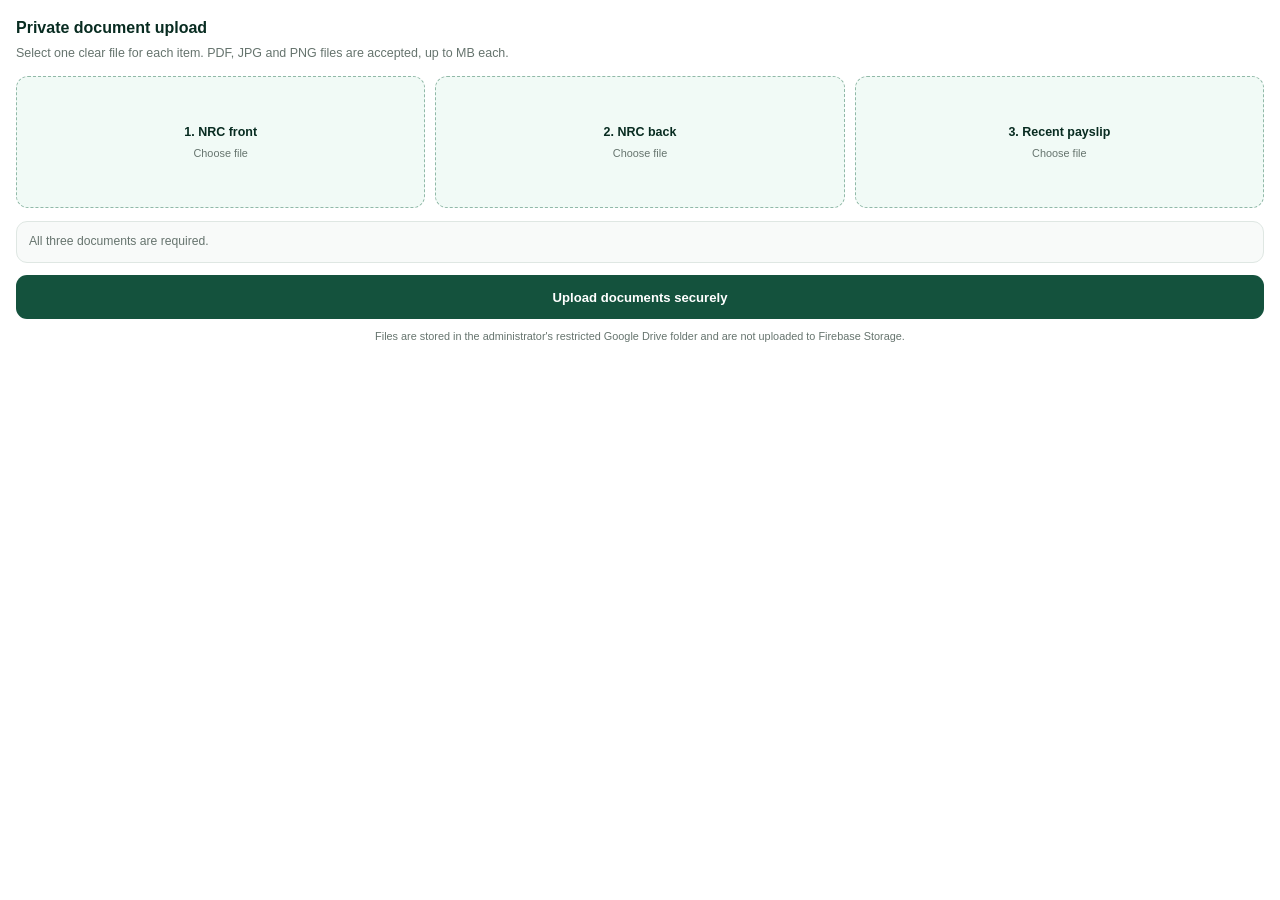
<file: google-apps-script/Index.html>
<!DOCTYPE html>
<html lang="en">
<head>
  <base target="_top">
  <style>
    :root {
      --green-950: #082c21;
      --green-800: #14523d;
      --green-100: #dff2e9;
      --green-50: #f1faf6;
      --ink: #17231f;
      --muted: #66746e;
      --line: #dfe7e3;
      --danger: #b42318;
      --danger-soft: #fff0ef;
      --success: #18794e;
      --success-soft: #e8f7ef;
    }

    * { box-sizing: border-box; }

    body {
      margin: 0;
      padding: 16px;
      color: var(--ink);
      background: #fff;
      font-family: Inter, Arial, sans-serif;
      line-height: 1.45;
    }

    .intro h2 {
      margin: 0;
      color: var(--green-950);
      font-size: 1rem;
    }

    .intro p {
      margin: 5px 0 0;
      color: var(--muted);
      font-size: 0.78rem;
    }

    .upload-grid {
      display: grid;
      grid-template-columns: repeat(3, minmax(0, 1fr));
      gap: 10px;
      margin-top: 14px;
    }

    .file-box {
      display: flex;
      min-height: 132px;
      flex-direction: column;
      justify-content: center;
      padding: 13px;
      border: 1.5px dashed #91b9a8;
      border-radius: 12px;
      background: var(--green-50);
      cursor: pointer;
      text-align: center;
    }

    .file-box:focus-within {
      border-color: var(--green-800);
      outline: 3px solid rgba(20, 82, 61, 0.12);
    }

    .file-title {
      color: var(--green-950);
      font-size: 0.78rem;
      font-weight: 800;
    }

    .file-name {
      overflow-wrap: anywhere;
      margin-top: 5px;
      color: var(--muted);
      font-size: 0.68rem;
    }

    input[type="file"] {
      position: absolute;
      width: 1px;
      height: 1px;
      overflow: hidden;
      clip: rect(0, 0, 0, 0);
      white-space: nowrap;
    }

    .message {
      min-height: 42px;
      margin-top: 13px;
      padding: 11px 12px;
      border: 1px solid var(--line);
      border-radius: 11px;
      color: var(--muted);
      background: #f8faf9;
      font-size: 0.76rem;
    }

    .message.error {
      color: var(--danger);
      border-color: #f5c6c2;
      background: var(--danger-soft);
    }

    .message.success {
      color: var(--success);
      border-color: #bce6cf;
      background: var(--success-soft);
    }

    button {
      width: 100%;
      min-height: 44px;
      margin-top: 12px;
      padding: 11px 15px;
      border: 0;
      border-radius: 11px;
      color: #fff;
      background: var(--green-800);
      font: inherit;
      font-size: 0.82rem;
      font-weight: 800;
      cursor: pointer;
    }

    button:disabled { cursor: wait; opacity: 0.6; }

    .privacy-note {
      margin-top: 10px;
      color: var(--muted);
      font-size: 0.68rem;
      text-align: center;
    }

    @media (max-width: 580px) {
      .upload-grid { grid-template-columns: 1fr; }
      .file-box { min-height: 92px; }
    }
  </style>
</head>
<body>
  <div class="intro">
    <h2>Private document upload</h2>
    <p>Select one clear file for each item. PDF, JPG and PNG files are accepted, up to <?= maximumFileSizeMb ?> MB each.</p>
  </div>

  <form id="uploadForm">
    <input name="idToken" id="idToken" type="hidden">
    <input name="userId" id="userId" type="hidden">
    <input name="email" id="email" type="hidden">
    <input name="fullName" id="fullName" type="hidden">
    <input name="employeeNumber" id="employeeNumber" type="hidden">
    <input name="nrcNumber" id="nrcNumber" type="hidden">
    <input name="applicationNumber" id="applicationNumber" type="hidden">
    <input name="loanId" id="loanId" type="hidden">
    <input name="parentOrigin" id="parentOrigin" type="hidden">

    <div class="upload-grid">
      <label class="file-box" for="nrcFront">
        <span class="file-title">1. NRC front</span>
        <span id="nrcFrontName" class="file-name">Choose file</span>
        <input name="nrcFront" id="nrcFront" type="file" accept="application/pdf,image/jpeg,image/png" required>
      </label>
      <label class="file-box" for="nrcBack">
        <span class="file-title">2. NRC back</span>
        <span id="nrcBackName" class="file-name">Choose file</span>
        <input name="nrcBack" id="nrcBack" type="file" accept="application/pdf,image/jpeg,image/png" required>
      </label>
      <label class="file-box" for="payslip">
        <span class="file-title">3. Recent payslip</span>
        <span id="payslipName" class="file-name">Choose file</span>
        <input name="payslip" id="payslip" type="file" accept="application/pdf,image/jpeg,image/png" required>
      </label>
    </div>

    <div id="status" class="message" role="status" aria-live="polite">All three documents are required.</div>
    <button id="uploadButton" type="submit">Upload documents securely</button>
    <p class="privacy-note">Files are stored in the administrator's restricted Google Drive folder and are not uploaded to Firebase Storage.</p>
  </form>

  <script>
    'use strict';

    const UPLOAD_CHANNEL = <?!= channelJson ?>;
    const ALLOWED_PARENT_ORIGINS = <?!= allowedOriginsJson ?>;
    const MAXIMUM_FILE_SIZE_BYTES = Number(<?= maximumFileSizeMb ?>) * 1024 * 1024;
    const form = document.getElementById('uploadForm');
    const statusElement = document.getElementById('status');
    const uploadButton = document.getElementById('uploadButton');
    let approvedParentOrigin = '';
    let waitingForContext = false;

    function postToHost(message, targetOrigin) {
      const host = window.top !== window ? window.top : window.parent;
      host.postMessage({ ...message, channel: UPLOAD_CHANNEL }, targetOrigin || '*');
    }

    function setStatus(text, type) {
      statusElement.className = `message${type ? ` ${type}` : ''}`;
      statusElement.textContent = text;
      notifyResize();
    }

    function notifyResize() {
      window.setTimeout(function () {
        postToHost({
          type: 'moneytree-upload-resize',
          height: document.documentElement.scrollHeight + 8
        }, approvedParentOrigin || '*');
      }, 0);
    }

    function validateFiles() {
      const inputs = ['nrcFront', 'nrcBack', 'payslip'].map(function (id) {
        return document.getElementById(id);
      });
      for (const input of inputs) {
        const file = input.files && input.files[0];
        if (!file) throw new Error('Select all three required documents.');
        if (file.size > MAXIMUM_FILE_SIZE_BYTES) {
          throw new Error(`${file.name} is larger than <?= maximumFileSizeMb ?> MB.`);
        }
        const allowed = ['application/pdf', 'image/jpeg', 'image/png'];
        if (allowed.indexOf(file.type) === -1) {
          throw new Error(`${file.name} must be a PDF, JPG or PNG file.`);
        }
      }
    }

    function submitToServer() {
      waitingForContext = false;
      setStatus('Uploading and verifying your documents…', '');
      uploadButton.disabled = true;
      uploadButton.textContent = 'Uploading…';
      google.script.run
        .withSuccessHandler(function (result) {
          uploadButton.disabled = false;
          uploadButton.textContent = 'Upload documents again';
          setStatus(`Upload complete. Receipt ${result.receiptId}.`, 'success');
          postToHost({ type: 'moneytree-upload-complete', payload: result }, approvedParentOrigin);
        })
        .withFailureHandler(function (error) {
          uploadButton.disabled = false;
          uploadButton.textContent = 'Try upload again';
          const errorMessage = error && error.message ? error.message : 'The upload failed.';
          setStatus(errorMessage, 'error');
          postToHost({ type: 'moneytree-upload-error', message: errorMessage }, approvedParentOrigin || '*');
        })
        .processLoanDocuments(form);
    }

    form.addEventListener('submit', function (event) {
      event.preventDefault();
      if (waitingForContext || uploadButton.disabled) return;
      try {
        validateFiles();
      } catch (error) {
        setStatus(error.message, 'error');
        return;
      }
      waitingForContext = true;
      setStatus('Verifying your Money Tree login…', '');
      postToHost({ type: 'moneytree-request-upload-context' }, '*');
    });

    ['nrcFront', 'nrcBack', 'payslip'].forEach(function (id) {
      document.getElementById(id).addEventListener('change', function (event) {
        const file = event.target.files && event.target.files[0];
        document.getElementById(`${id}Name`).textContent = file ? file.name : 'Choose file';
        notifyResize();
      });
    });

    window.addEventListener('message', function (event) {
      const data = event.data || {};
      if (data.channel !== UPLOAD_CHANNEL || ALLOWED_PARENT_ORIGINS.indexOf(event.origin) === -1) return;

      if (data.type === 'moneytree-upload-context-error') {
        waitingForContext = false;
        setStatus(data.message || 'The application details are incomplete.', 'error');
        return;
      }

      if (data.type !== 'moneytree-upload-context' || !data.payload) return;
      approvedParentOrigin = event.origin;
      const payload = data.payload;
      [
        'idToken',
        'userId',
        'email',
        'fullName',
        'employeeNumber',
        'nrcNumber',
        'applicationNumber',
        'loanId',
        'parentOrigin'
      ].forEach(function (key) {
        document.getElementById(key).value = payload[key] == null ? '' : String(payload[key]);
      });
      submitToServer();
    });

    window.addEventListener('load', function () {
      postToHost({ type: 'moneytree-upload-ready' }, '*');
      notifyResize();
    });
  </script>
</body>
</html>
</file>
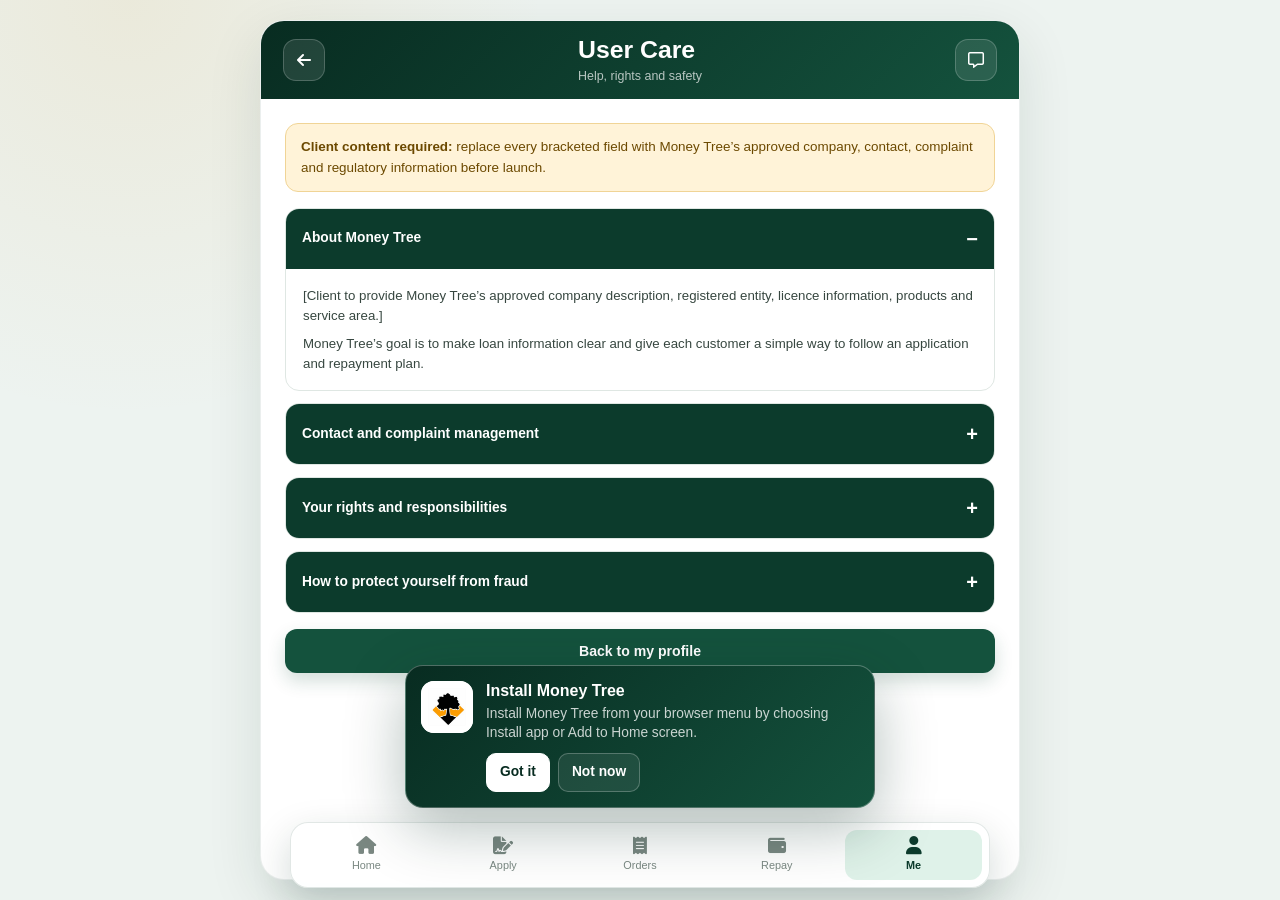
<file: user-care.html>
<!DOCTYPE html>
<html lang="en">
<head>
    <meta charset="UTF-8" />
    <meta name="viewport" content="width=device-width, initial-scale=1.0" />
    <meta name="theme-color" content="#0c3b2c" />
    <meta name="apple-mobile-web-app-capable" content="yes" />
    <meta name="apple-mobile-web-app-status-bar-style" content="default" />
    <meta name="apple-mobile-web-app-title" content="Money Tree" />
    <title>Money Tree — User Care</title>
    <link rel="manifest" href="manifest.webmanifest" />
    <link rel="icon" type="image/png" sizes="192x192" href="assets/icons/icon-192.png" />
    <link rel="apple-touch-icon" href="assets/icons/apple-touch-icon.png" />
    <link rel="stylesheet" href="style.css" />
    <script src="pwa.js" defer></script>
    <link rel="stylesheet" href="https://cdnjs.cloudflare.com/ajax/libs/font-awesome/6.5.0/css/all.min.css" />
</head>
<body class="app-body">
    <main class="app-shell">
        <header class="topbar">
            <a class="icon-button" href="profile.html" aria-label="Back to profile"><i class="fas fa-arrow-left"></i></a>
            <div class="topbar-title">
                <h1>User Care</h1>
                <p>Help, rights and safety</p>
            </div>
            <span class="icon-button" aria-hidden="true"><i class="far fa-message"></i></span>
        </header>

        <section class="page-content">
            <div class="draft-banner">
                <strong>Client content required:</strong> replace every bracketed field with Money Tree’s approved company, contact, complaint and regulatory information before launch.
            </div>

            <details class="accordion" open>
                <summary>About Money Tree</summary>
                <div class="accordion-content">
                    <p>[Client to provide Money Tree’s approved company description, registered entity, licence information, products and service area.]</p>
                    <p>Money Tree’s goal is to make loan information clear and give each customer a simple way to follow an application and repayment plan.</p>
                </div>
            </details>

            <details class="accordion">
                <summary>Contact and complaint management</summary>
                <div class="accordion-content">
                    <h4>Contact by phone</h4>
                    <p>[Client to provide official customer-care number and operating hours.]</p>

                    <h4>Contact by email</h4>
                    <p>[Client to provide official customer-care email address.]</p>

                    <h4>Visit in person</h4>
                    <p>[Client to provide registered office and customer-service address.]</p>

                    <h4>Complaint escalation</h4>
                    <p>[Client to provide complaint stages, response timelines, escalation contact and applicable external redress channel.]</p>
                </div>
            </details>

            <details class="accordion">
                <summary>Your rights and responsibilities</summary>
                <div class="accordion-content">
                    <h4>Customer rights</h4>
                    <ol>
                        <li>Clear and transparent information about loan terms and costs.</li>
                        <li>Fair and respectful treatment.</li>
                        <li>Appropriate privacy and protection of personal information.</li>
                        <li>A clear complaint and redress process.</li>
                        <li>Freedom to consider the offer without pressure or coercion.</li>
                        <li>Protection from borrowing beyond what is reasonably affordable.</li>
                    </ol>

                    <h4>Customer responsibilities</h4>
                    <ol>
                        <li>Provide complete and accurate information.</li>
                        <li>Read and understand the Key Facts Statement and final agreement.</li>
                        <li>Make repayments on the agreed dates.</li>
                        <li>Report account problems or important changes promptly.</li>
                        <li>Use the loan responsibly and only for lawful purposes.</li>
                    </ol>

                    <h4>Money Tree responsibilities</h4>
                    <ol>
                        <li>Disclose the full loan terms, interest, fees and repayment schedule.</li>
                        <li>Treat customers fairly and protect confidential information.</li>
                        <li>Maintain appropriate internal controls and complaint procedures.</li>
                        <li>Operate only within the permissions and legal requirements confirmed by the client’s qualified advisers.</li>
                    </ol>
                </div>
            </details>

            <details class="accordion">
                <summary>How to protect yourself from fraud</summary>
                <div class="accordion-content">
                    <h4>Keep personal data secure</h4>
                    <p>Do not share passwords, one-time codes, identity documents or financial details with unknown people or unofficial channels.</p>

                    <h4>Understand the loan terms</h4>
                    <p>Review the interest, fees, total repayment and payment dates before accepting an offer.</p>

                    <h4>Do not rush decisions</h4>
                    <p>Take time to verify any offer. Money Tree should never pressure you to send money immediately to an unknown number.</p>

                    <h4>Report suspicious offers</h4>
                    <p>Use the client-approved customer-care channel to report messages, calls or payment requests that appear suspicious.</p>
                </div>
            </details>

            <a class="btn btn-primary btn-block section-gap" href="profile.html">Back to my profile</a>
        </section>

        <nav class="bottom-nav" aria-label="Main navigation">
            <a href="dashboard.html"><i class="fas fa-house"></i><span>Home</span></a>
            <a href="apply.html"><i class="fas fa-file-signature"></i><span>Apply</span></a>
            <a href="order.html"><i class="fas fa-receipt"></i><span>Orders</span></a>
            <a href="repay.html"><i class="fas fa-wallet"></i><span>Repay</span></a>
            <a class="active" href="profile.html"><i class="fas fa-user"></i><span>Me</span></a>
        </nav>
    </main>
</body>
</html>
</file>
<file: style.css>
:root {
    --green-950: #082c21;
    --green-900: #0c3b2c;
    --green-800: #14523d;
    --green-700: #1f6b4f;
    --green-100: #dff2e9;
    --green-50: #f1faf6;
    --gold-500: #d9a441;
    --gold-100: #fff3d8;
    --ink: #17231f;
    --muted: #66746e;
    --line: #dfe7e3;
    --surface: #ffffff;
    --canvas: #edf3f0;
    --danger: #b42318;
    --danger-soft: #fff0ef;
    --warning: #a15c00;
    --warning-soft: #fff5e4;
    --info: #175cd3;
    --info-soft: #edf4ff;
    --success: #18794e;
    --success-soft: #e8f7ef;
    --shadow: 0 18px 55px rgba(8, 44, 33, 0.11);
    --radius-lg: 24px;
    --radius-md: 16px;
    --radius-sm: 11px;
}

* {
    box-sizing: border-box;
    margin: 0;
    padding: 0;
}

html {
    color-scheme: light;
    scroll-behavior: smooth;
}

body {
    min-height: 100vh;
    background:
        radial-gradient(circle at 10% 0%, rgba(217, 164, 65, 0.12), transparent 26rem),
        var(--canvas);
    color: var(--ink);
    font-family: Inter, ui-sans-serif, -apple-system, BlinkMacSystemFont, "Segoe UI", sans-serif;
    line-height: 1.5;
}

button,
input,
select,
textarea {
    font: inherit;
}

button,
a {
    -webkit-tap-highlight-color: transparent;
}

a {
    color: var(--green-700);
}

button:focus-visible,
a:focus-visible,
input:focus-visible,
select:focus-visible,
textarea:focus-visible,
summary:focus-visible {
    outline: 3px solid rgba(217, 164, 65, 0.55);
    outline-offset: 2px;
}

.app-body {
    padding: 20px;
}

.app-shell {
    width: min(100%, 760px);
    min-height: calc(100vh - 40px);
    margin: 0 auto;
    overflow: hidden;
    background: var(--surface);
    border: 1px solid rgba(12, 59, 44, 0.08);
    border-radius: var(--radius-lg);
    box-shadow: var(--shadow);
}

.app-shell.wide {
    width: min(100%, 1180px);
}

.page-content {
    padding: 24px 24px 104px;
}

.topbar {
    position: sticky;
    top: 0;
    z-index: 20;
    display: flex;
    align-items: center;
    justify-content: space-between;
    gap: 14px;
    min-height: 74px;
    padding: 14px 22px;
    color: #fff;
    background: linear-gradient(135deg, var(--green-950), var(--green-800));
}

.topbar-title {
    min-width: 0;
}

.topbar-title h1 {
    overflow: hidden;
    font-size: clamp(1.2rem, 4vw, 1.55rem);
    line-height: 1.2;
    text-overflow: ellipsis;
    white-space: nowrap;
}

.topbar-title p {
    margin-top: 2px;
    color: rgba(255, 255, 255, 0.7);
    font-size: 0.78rem;
}

.brand-lockup {
    display: flex;
    align-items: center;
    gap: 10px;
}

.brand-mark {
    display: grid;
    width: 42px;
    height: 42px;
    flex: 0 0 auto;
    overflow: hidden;
    place-items: center;
    border: 1px solid rgba(255, 255, 255, 0.22);
    border-radius: 14px;
    background: #fff;
    padding: 4px;
}

.brand-mark img {
    display: block;
    width: 100%;
    height: 100%;
    object-fit: contain;
}

.icon-button {
    display: inline-grid;
    width: 42px;
    height: 42px;
    flex: 0 0 auto;
    place-items: center;
    border: 1px solid rgba(255, 255, 255, 0.2);
    border-radius: 13px;
    color: #fff;
    background: rgba(255, 255, 255, 0.1);
    text-decoration: none;
    cursor: pointer;
}

.page-intro {
    display: flex;
    align-items: flex-start;
    justify-content: space-between;
    gap: 16px;
    margin-bottom: 20px;
}

.page-intro h2 {
    color: var(--green-950);
    font-size: clamp(1.35rem, 4vw, 1.8rem);
    line-height: 1.25;
}

.page-intro p {
    max-width: 52ch;
    margin-top: 5px;
    color: var(--muted);
    font-size: 0.92rem;
}

.eyebrow {
    display: block;
    margin-bottom: 5px;
    color: var(--green-700);
    font-size: 0.73rem;
    font-weight: 800;
    letter-spacing: 0.09em;
    text-transform: uppercase;
}

.card {
    padding: 20px;
    border: 1px solid var(--line);
    border-radius: var(--radius-md);
    background: var(--surface);
    box-shadow: 0 8px 28px rgba(8, 44, 33, 0.055);
}

.card + .card,
.section-gap {
    margin-top: 16px;
}

.card-header {
    display: flex;
    align-items: flex-start;
    justify-content: space-between;
    gap: 14px;
    margin-bottom: 16px;
}

.card-title {
    color: var(--green-950);
    font-size: 1rem;
}

.card-subtitle {
    margin-top: 2px;
    color: var(--muted);
    font-size: 0.82rem;
}

.hero-card {
    position: relative;
    overflow: hidden;
    padding: 24px;
    border-radius: 20px;
    color: #fff;
    background: linear-gradient(135deg, var(--green-950), var(--green-700));
}

.hero-card::after {
    position: absolute;
    right: -44px;
    bottom: -62px;
    width: 180px;
    height: 180px;
    border: 34px solid rgba(217, 164, 65, 0.18);
    border-radius: 50%;
    content: "";
}

.hero-card > * {
    position: relative;
    z-index: 1;
}

.hero-label {
    color: rgba(255, 255, 255, 0.7);
    font-size: 0.78rem;
    font-weight: 700;
    letter-spacing: 0.06em;
    text-transform: uppercase;
}

.hero-amount {
    margin: 6px 0 3px;
    font-size: clamp(2rem, 8vw, 3rem);
    font-weight: 800;
    line-height: 1.05;
}

.hero-meta {
    color: rgba(255, 255, 255, 0.76);
    font-size: 0.84rem;
}

.metric-grid {
    display: grid;
    grid-template-columns: repeat(2, minmax(0, 1fr));
    gap: 12px;
    margin-top: 16px;
}

.metric {
    padding: 15px;
    border: 1px solid var(--line);
    border-radius: 14px;
    background: var(--green-50);
}

.metric-label {
    color: var(--muted);
    font-size: 0.76rem;
}

.metric-value {
    display: block;
    margin-top: 3px;
    color: var(--green-950);
    font-size: 1.06rem;
    font-weight: 800;
}

.detail-list {
    border-top: 1px solid var(--line);
}

.detail-row {
    display: flex;
    align-items: baseline;
    justify-content: space-between;
    gap: 18px;
    padding: 13px 0;
    border-bottom: 1px solid var(--line);
}

.detail-row span:first-child {
    color: var(--muted);
    font-size: 0.88rem;
}

.detail-row strong {
    text-align: right;
    font-size: 0.91rem;
}

.status-badge,
.tag {
    display: inline-flex;
    align-items: center;
    gap: 5px;
    width: fit-content;
    padding: 5px 10px;
    border-radius: 999px;
    font-size: 0.72rem;
    font-weight: 800;
    white-space: nowrap;
}

.status-pending,
.status-partial {
    color: var(--warning);
    background: var(--warning-soft);
}

.status-approved,
.status-active,
.status-disbursed,
.status-repaid,
.status-paid {
    color: var(--success);
    background: var(--success-soft);
}

.status-rejected,
.status-overdue {
    color: var(--danger);
    background: var(--danger-soft);
}

.status-upcoming {
    color: var(--info);
    background: var(--info-soft);
}

.tag {
    color: var(--green-800);
    background: var(--green-100);
}

.draft-banner,
.notice,
.error-box,
.success-box {
    padding: 13px 15px;
    border-radius: 13px;
    font-size: 0.84rem;
}

.draft-banner,
.notice {
    color: #6c4900;
    background: var(--gold-100);
    border: 1px solid #f0d496;
}

.error-box {
    color: var(--danger);
    background: var(--danger-soft);
    border: 1px solid #f5c6c2;
}

.success-box {
    color: var(--success);
    background: var(--success-soft);
    border: 1px solid #bce6cf;
}

.draft-banner + *,
.notice + * {
    margin-top: 16px;
}

.btn {
    display: inline-flex;
    min-height: 44px;
    align-items: center;
    justify-content: center;
    gap: 8px;
    padding: 11px 16px;
    border: 0;
    border-radius: 12px;
    font-size: 0.88rem;
    font-weight: 800;
    text-decoration: none;
    cursor: pointer;
    transition: transform 160ms ease, box-shadow 160ms ease, background 160ms ease;
}

.btn:hover:not(:disabled) {
    transform: translateY(-1px);
}

.btn:disabled {
    cursor: not-allowed;
    opacity: 0.58;
}

.btn-primary {
    color: #fff;
    background: var(--green-800);
    box-shadow: 0 8px 18px rgba(20, 82, 61, 0.19);
}

.btn-primary:hover:not(:disabled) {
    background: var(--green-950);
}

.btn-secondary {
    color: var(--green-900);
    background: var(--green-100);
}

.btn-outline {
    color: var(--green-800);
    background: #fff;
    border: 1px solid #a9c9bb;
}

.btn-danger {
    color: #fff;
    background: var(--danger);
}

.btn-small {
    min-height: 36px;
    padding: 8px 12px;
    font-size: 0.78rem;
}

.btn-block {
    width: 100%;
}

.action-row {
    display: flex;
    flex-wrap: wrap;
    gap: 10px;
    margin-top: 16px;
}

.action-row .btn {
    flex: 1 1 150px;
}

.form-section {
    padding: 18px;
    border: 1px solid var(--line);
    border-radius: var(--radius-md);
    background: #fbfdfc;
}

.form-section + .form-section {
    margin-top: 15px;
}

.form-section h3 {
    margin-bottom: 14px;
    color: var(--green-950);
    font-size: 0.98rem;
}

.form-grid {
    display: grid;
    grid-template-columns: repeat(2, minmax(0, 1fr));
    gap: 14px;
}

.field {
    margin-bottom: 14px;
}

.field:last-child {
    margin-bottom: 0;
}

.field label {
    display: block;
    margin-bottom: 6px;
    color: #30413a;
    font-size: 0.79rem;
    font-weight: 800;
}

.field small {
    display: block;
    margin-top: 5px;
    color: var(--muted);
    font-size: 0.72rem;
}

.field input,
.field select,
.field textarea,
.search-input {
    width: 100%;
    min-height: 46px;
    padding: 11px 13px;
    border: 1px solid #cbd8d2;
    border-radius: 11px;
    color: var(--ink);
    background: #fff;
}

.field textarea {
    min-height: 96px;
    resize: vertical;
}

.field input:focus,
.field select:focus,
.field textarea:focus,
.search-input:focus {
    border-color: var(--green-700);
    outline: 3px solid rgba(31, 107, 79, 0.12);
}

.required {
    color: var(--danger);
}

.file-upload {
    padding: 16px;
    border: 1.5px dashed #91b9a8;
    border-radius: 13px;
    background: var(--green-50);
    text-align: center;
    cursor: pointer;
}

.file-upload .icon {
    color: var(--green-700);
    font-size: 1.5rem;
}

.file-upload .text {
    margin-top: 4px;
    font-size: 0.82rem;
    font-weight: 700;
}

.file-upload .filename,
.file-upload .sub-text {
    margin-top: 3px;
    color: var(--muted);
    font-size: 0.71rem;
}

.upload-grid {
    display: grid;
    grid-template-columns: repeat(2, minmax(0, 1fr));
    gap: 12px;
}

.document-upload-frame {
    display: block;
    width: 100%;
    height: 650px;
    border: 1px solid var(--line);
    border-radius: 14px;
    background: #fff;
}

.document-upload-frame[hidden] {
    display: none;
}

.document-upload-help {
    display: block;
    margin-top: 9px;
    color: var(--muted);
    font-size: 0.73rem;
}

.bottom-nav {
    position: fixed;
    right: 50%;
    bottom: 12px;
    z-index: 30;
    display: grid;
    width: min(calc(100% - 64px), 700px);
    grid-template-columns: repeat(5, minmax(0, 1fr));
    padding: 7px;
    border: 1px solid rgba(12, 59, 44, 0.12);
    border-radius: 18px;
    background: rgba(255, 255, 255, 0.96);
    box-shadow: 0 14px 38px rgba(8, 44, 33, 0.18);
    transform: translateX(50%);
    backdrop-filter: blur(12px);
}

.bottom-nav a {
    display: flex;
    min-width: 0;
    min-height: 50px;
    flex-direction: column;
    align-items: center;
    justify-content: center;
    gap: 2px;
    border-radius: 12px;
    color: #7a8882;
    font-size: 0.68rem;
    text-decoration: none;
}

.bottom-nav a i {
    font-size: 1.12rem;
}

.bottom-nav a.active {
    color: var(--green-900);
    background: var(--green-100);
    font-weight: 800;
}

.loan-card {
    padding: 18px;
    border: 1px solid var(--line);
    border-left: 4px solid var(--gold-500);
    border-radius: 15px;
    background: #fff;
}

.loan-card + .loan-card {
    margin-top: 12px;
}

.loan-card-top {
    display: flex;
    align-items: flex-start;
    justify-content: space-between;
    gap: 12px;
}

.loan-number {
    color: var(--green-950);
    font-size: 0.79rem;
    font-weight: 900;
    letter-spacing: 0.04em;
}

.loan-amount {
    margin-top: 3px;
    color: var(--green-950);
    font-size: 1.3rem;
    font-weight: 900;
}

.loan-meta {
    margin-top: 3px;
    color: var(--muted);
    font-size: 0.78rem;
}

.progress-track {
    height: 8px;
    margin-top: 14px;
    overflow: hidden;
    border-radius: 999px;
    background: #e6ece9;
}

.progress-fill {
    width: 0;
    height: 100%;
    border-radius: inherit;
    background: linear-gradient(90deg, var(--green-700), var(--gold-500));
}

.link-list {
    overflow: hidden;
    border: 1px solid var(--line);
    border-radius: 14px;
}

.link-list a {
    display: flex;
    align-items: center;
    justify-content: space-between;
    gap: 12px;
    padding: 14px 15px;
    color: var(--ink);
    font-size: 0.86rem;
    font-weight: 700;
    text-decoration: none;
    background: #fff;
}

.link-list a + a {
    border-top: 1px solid var(--line);
}

.link-list a i:last-child {
    color: var(--muted);
}

.empty-state,
.loading-state {
    padding: 42px 22px;
    color: var(--muted);
    text-align: center;
}

.empty-state i,
.loading-state i {
    display: block;
    margin-bottom: 10px;
    color: #8bb9a5;
    font-size: 2.4rem;
}

.empty-state h3 {
    color: var(--green-950);
    font-size: 1rem;
}

.empty-state p {
    max-width: 38ch;
    margin: 5px auto 14px;
    font-size: 0.83rem;
}

.schedule-timeline {
    position: relative;
}

.schedule-item {
    position: relative;
    display: grid;
    grid-template-columns: 92px 20px minmax(0, 1fr);
    gap: 10px;
    min-height: 92px;
}

.schedule-item::after {
    position: absolute;
    top: 24px;
    bottom: -8px;
    left: 111px;
    width: 2px;
    background: #d9e2de;
    content: "";
}

.schedule-item:last-child::after {
    display: none;
}

.schedule-term {
    padding-top: 1px;
}

.schedule-term strong {
    display: block;
    font-size: 0.82rem;
}

.schedule-term span {
    color: var(--muted);
    font-size: 0.7rem;
}

.schedule-dot {
    z-index: 1;
    width: 13px;
    height: 13px;
    margin-top: 4px;
    border: 3px solid #fff;
    border-radius: 50%;
    background: var(--green-700);
    box-shadow: 0 0 0 2px #9bc5b3;
}

.schedule-dot.overdue {
    background: var(--danger);
    box-shadow: 0 0 0 2px #efaaa4;
}

.schedule-payment {
    padding-bottom: 19px;
}

.schedule-payment strong {
    display: block;
    color: var(--green-950);
    font-size: 0.92rem;
}

.schedule-payment small {
    display: block;
    margin-top: 2px;
    color: var(--muted);
    font-size: 0.7rem;
}

.schedule-payment .status-badge {
    margin-top: 7px;
}

details.accordion {
    overflow: hidden;
    border: 1px solid var(--line);
    border-radius: 14px;
    background: #fff;
}

details.accordion + details.accordion {
    margin-top: 12px;
}

details.accordion summary {
    display: flex;
    align-items: center;
    justify-content: space-between;
    gap: 12px;
    padding: 15px 16px;
    color: #fff;
    background: var(--green-900);
    font-size: 0.86rem;
    font-weight: 900;
    cursor: pointer;
    list-style: none;
}

details.accordion summary::-webkit-details-marker {
    display: none;
}

details.accordion summary::after {
    content: "+";
    font-size: 1.25rem;
}

details.accordion[open] summary::after {
    content: "−";
}

.accordion-content {
    padding: 17px;
    color: #374740;
    font-size: 0.83rem;
}

.accordion-content h4 {
    margin: 14px 0 5px;
    color: var(--green-950);
    font-size: 0.86rem;
}

.accordion-content h4:first-child {
    margin-top: 0;
}

.accordion-content p + p,
.accordion-content ul + p,
.accordion-content ol + p {
    margin-top: 8px;
}

.accordion-content ul,
.accordion-content ol {
    padding-left: 19px;
}

.accordion-content li + li {
    margin-top: 5px;
}

.document {
    padding: 24px;
    border: 1px solid var(--line);
    border-radius: var(--radius-md);
    background: #fff;
}

.document-header {
    padding-bottom: 18px;
    border-bottom: 2px solid var(--green-950);
}

.document-header h2 {
    color: var(--green-950);
    font-size: 1.25rem;
}

.document-header p {
    margin-top: 5px;
    color: var(--muted);
    font-size: 0.8rem;
}

.document-section {
    margin-top: 24px;
}

.document-section h3 {
    margin-bottom: 12px;
    padding-bottom: 8px;
    border-bottom: 1px solid var(--green-950);
    color: var(--green-950);
    font-size: 0.98rem;
    text-transform: uppercase;
}

.document-section h4 {
    margin: 14px 0 6px;
    color: var(--green-950);
    font-size: 0.88rem;
}

.document-section p,
.document-section li {
    color: #44544d;
    font-size: 0.82rem;
}

.document-section ul,
.document-section ol {
    padding-left: 20px;
}

.document-section li + li {
    margin-top: 5px;
}

.document-grid {
    overflow: hidden;
    border: 1px solid var(--line);
    border-radius: 12px;
}

.document-grid-title {
    padding: 11px 13px;
    color: #fff;
    background: var(--green-900);
    font-weight: 800;
}

.document-grid .detail-row {
    padding: 12px 13px;
}

.table-wrap {
    overflow-x: auto;
    border: 1px solid var(--line);
    border-radius: 12px;
}

table {
    width: 100%;
    border-collapse: collapse;
    font-size: 0.77rem;
}

th,
td {
    padding: 11px 12px;
    border-bottom: 1px solid var(--line);
    text-align: left;
    white-space: nowrap;
}

th {
    color: #fff;
    background: var(--green-900);
    font-weight: 800;
}

tr:last-child td {
    border-bottom: 0;
}

.profile-hero {
    text-align: center;
}

.profile-avatar {
    display: grid;
    width: 78px;
    height: 78px;
    margin: 0 auto 10px;
    place-items: center;
    border: 5px solid var(--green-100);
    border-radius: 24px;
    color: #fff;
    background: var(--green-800);
    font-size: 1.45rem;
    font-weight: 900;
}

.profile-name {
    color: var(--green-950);
    font-size: 1.2rem;
    font-weight: 900;
}

.profile-email {
    color: var(--muted);
    font-size: 0.81rem;
}

.admin-stats {
    display: grid;
    grid-template-columns: repeat(4, minmax(0, 1fr));
    gap: 12px;
    margin-bottom: 16px;
}

.admin-stat {
    padding: 16px;
    border: 1px solid var(--line);
    border-radius: 14px;
    background: #fff;
}

.admin-stat strong {
    display: block;
    color: var(--green-950);
    font-size: 1.55rem;
}

.admin-stat span {
    color: var(--muted);
    font-size: 0.73rem;
}

.tabs {
    display: flex;
    gap: 8px;
    margin: 14px 0;
    overflow-x: auto;
    scrollbar-width: none;
}

.tabs button {
    min-height: 38px;
    padding: 8px 14px;
    border: 1px solid var(--line);
    border-radius: 999px;
    color: var(--muted);
    background: #fff;
    font-size: 0.76rem;
    font-weight: 800;
    white-space: nowrap;
    cursor: pointer;
}

.tabs button.active {
    border-color: var(--green-900);
    color: #fff;
    background: var(--green-900);
}

.admin-loan-card {
    padding: 18px;
    border: 1px solid var(--line);
    border-radius: 15px;
    background: #fff;
}

.admin-loan-card + .admin-loan-card {
    margin-top: 12px;
}

.admin-loan-head {
    display: flex;
    align-items: flex-start;
    justify-content: space-between;
    gap: 12px;
}

.admin-loan-card h3 {
    color: var(--green-950);
    font-size: 0.98rem;
}

.admin-meta {
    display: grid;
    grid-template-columns: repeat(3, minmax(0, 1fr));
    gap: 10px;
    margin-top: 13px;
}

.admin-meta div {
    padding: 10px;
    border-radius: 10px;
    background: var(--green-50);
}

.admin-meta span {
    display: block;
    color: var(--muted);
    font-size: 0.66rem;
}

.admin-meta strong {
    display: block;
    margin-top: 2px;
    overflow: hidden;
    font-size: 0.78rem;
    text-overflow: ellipsis;
}

dialog {
    width: min(calc(100% - 28px), 560px);
    max-height: calc(100vh - 36px);
    margin: auto;
    overflow-y: auto;
    border: 0;
    border-radius: 20px;
    box-shadow: 0 24px 80px rgba(8, 44, 33, 0.28);
}

dialog::backdrop {
    background: rgba(8, 30, 23, 0.64);
    backdrop-filter: blur(3px);
}

.dialog-header {
    display: flex;
    align-items: center;
    justify-content: space-between;
    gap: 12px;
    padding: 18px 20px;
    color: #fff;
    background: var(--green-900);
}

.dialog-header h2 {
    font-size: 1.08rem;
}

.dialog-close {
    width: 36px;
    height: 36px;
    border: 0;
    border-radius: 10px;
    color: #fff;
    background: rgba(255, 255, 255, 0.13);
    cursor: pointer;
}

.dialog-body {
    padding: 20px;
}

.login-body {
    display: grid;
    min-height: 100vh;
    padding: 22px;
    place-items: center;
    background:
        radial-gradient(circle at 25% 15%, rgba(217, 164, 65, 0.24), transparent 20rem),
        linear-gradient(145deg, var(--green-950), #14523d 58%, #276c52);
}

.login-card {
    width: min(100%, 430px);
    padding: 30px;
    border: 1px solid rgba(255, 255, 255, 0.12);
    border-radius: 28px;
    background: rgba(255, 255, 255, 0.98);
    box-shadow: 0 26px 80px rgba(0, 0, 0, 0.25);
}

.login-brand {
    text-align: center;
}

.login-logo {
    display: block;
    width: min(100%, 285px);
    height: auto;
    margin: 0 auto 16px;
    object-fit: contain;
}

.login-card h1 {
    color: var(--green-950);
    font-size: 2rem;
    line-height: 1.15;
}

.login-motto {
    margin-top: 5px;
    color: var(--green-700);
    font-size: 0.86rem;
    font-weight: 800;
    letter-spacing: 0.08em;
    text-transform: uppercase;
}

.google-btn {
    display: flex;
    width: 100%;
    min-height: 50px;
    align-items: center;
    justify-content: center;
    gap: 10px;
    margin-top: 24px;
    border: 1px solid #cfd8d4;
    border-radius: 13px;
    color: var(--ink);
    background: #fff;
    font-weight: 800;
    cursor: pointer;
}

.google-btn img {
    width: 20px;
    height: 20px;
}

.login-terms {
    margin-top: 16px !important;
    color: var(--muted);
    font-size: 0.72rem;
    text-align: center;
}

.install-prompt {
    position: fixed;
    z-index: 1000;
    bottom: max(18px, env(safe-area-inset-bottom));
    left: 50%;
    display: flex;
    width: min(calc(100% - 28px), 470px);
    align-items: flex-start;
    gap: 13px;
    padding: 15px;
    border: 1px solid rgba(255, 255, 255, 0.28);
    border-radius: 18px;
    color: #fff;
    background: linear-gradient(135deg, var(--green-950), var(--green-800));
    box-shadow: 0 20px 60px rgba(8, 44, 33, 0.3);
    opacity: 0;
    pointer-events: none;
    transform: translate(-50%, 22px);
    transition: opacity 180ms ease, transform 180ms ease;
}

.install-prompt.is-visible {
    opacity: 1;
    pointer-events: auto;
    transform: translate(-50%, 0);
}

.install-prompt-above-nav {
    bottom: max(92px, calc(82px + env(safe-area-inset-bottom)));
}

.install-prompt-icon {
    width: 52px;
    height: 52px;
    flex: 0 0 auto;
    border-radius: 13px;
    background: #fff;
    object-fit: contain;
}

.install-prompt-content {
    min-width: 0;
    flex: 1;
}

.install-prompt-content strong {
    display: block;
    font-size: 1rem;
    line-height: 1.25;
}

.install-prompt-content p {
    margin-top: 3px;
    color: rgba(255, 255, 255, 0.78);
    font-size: 0.86rem;
    line-height: 1.4;
}

.install-prompt-actions {
    display: flex;
    flex-wrap: wrap;
    gap: 8px;
    margin-top: 11px;
}

.install-action,
.install-dismiss {
    min-height: 38px;
    border-radius: 10px;
    padding: 8px 13px;
    font-size: 0.86rem;
    font-weight: 800;
    cursor: pointer;
}

.install-action {
    border: 1px solid #fff;
    color: var(--green-950);
    background: #fff;
}

.install-dismiss {
    border: 1px solid rgba(255, 255, 255, 0.24);
    color: #fff;
    background: rgba(255, 255, 255, 0.08);
}

.message-space {
    min-height: 24px;
    margin: 12px 0;
    font-size: 0.82rem;
}

.field input[readonly] {
    color: #53615b;
    background: #f1f5f3;
    cursor: not-allowed;
}

.acceptance-panel,
.acceptance-receipt {
    padding: 18px;
    border: 1px solid #a9c9bb;
    border-radius: 15px;
    background: var(--green-50);
}

.acceptance-panel h4,
.acceptance-receipt h4 {
    margin: 5px 0 7px;
    color: var(--green-950);
    font-size: 1rem;
}

.acceptance-panel > div > p,
.acceptance-receipt > p {
    color: var(--muted);
    font-size: 0.78rem;
}

.acceptance-links {
    display: grid;
    grid-template-columns: repeat(2, minmax(0, 1fr));
    gap: 9px;
    margin-top: 14px;
}

.acceptance-links a {
    padding: 11px 12px;
    border: 1px solid #bad4c8;
    border-radius: 11px;
    color: var(--green-900);
    background: #fff;
    font-size: 0.78rem;
    font-weight: 800;
    text-decoration: none;
}

.consent-list {
    display: grid;
    gap: 9px;
    margin-top: 15px;
}

.consent-row {
    display: flex;
    align-items: flex-start;
    gap: 10px;
    padding: 11px 12px;
    border: 1px solid #d5e3dd;
    border-radius: 11px;
    background: #fff;
    color: #30413a;
    font-size: 0.78rem;
    cursor: pointer;
}

.consent-row input {
    width: 18px;
    height: 18px;
    min-height: 0;
    flex: 0 0 auto;
    margin-top: 1px;
    accent-color: var(--green-800);
}

.signature-field {
    margin-top: 15px;
}

.acceptance-receipt .status-badge {
    margin-bottom: 5px;
}

.acceptance-receipt .detail-list {
    margin: 12px 0;
}

.spin {
    animation: spin 0.9s linear infinite;
}

@keyframes spin {
    to { transform: rotate(360deg); }
}

.hide {
    display: none !important;
}

@media (max-width: 720px) {
    .app-body {
        padding: 0;
        background: #fff;
    }

    .app-shell,
    .app-shell.wide {
        min-height: 100vh;
        border: 0;
        border-radius: 0;
        box-shadow: none;
    }

    .page-content {
        padding: 20px 16px 96px;
    }

    .topbar {
        padding: 13px 16px;
    }

    .bottom-nav {
        bottom: 8px;
        width: calc(100% - 20px);
    }

    .admin-stats {
        grid-template-columns: repeat(2, minmax(0, 1fr));
    }

    .admin-meta {
        grid-template-columns: repeat(2, minmax(0, 1fr));
    }
}

@media (max-width: 480px) {
    .form-grid,
    .upload-grid,
    .metric-grid {
        grid-template-columns: 1fr;
    }

    .schedule-item {
        grid-template-columns: 74px 18px minmax(0, 1fr);
    }

    .schedule-item::after {
        left: 91px;
    }

    .document {
        padding: 17px;
        border-right: 0;
        border-left: 0;
        border-radius: 0;
    }

    .page-content.document-page {
        padding-right: 0;
        padding-left: 0;
    }

    .page-content.document-page > .draft-banner,
    .page-content.document-page > .page-intro,
    .page-content.document-page > .action-row {
        margin-right: 16px;
        margin-left: 16px;
    }

    .admin-meta {
        grid-template-columns: 1fr;
    }

    .acceptance-links {
        grid-template-columns: 1fr;
    }
}

@media print {
    body {
        background: #fff;
    }

    .topbar,
    .bottom-nav,
    .install-prompt,
    .no-print,
    .draft-banner {
        display: none !important;
    }

    .app-shell,
    .app-shell.wide {
        width: 100%;
        min-height: 0;
        border: 0;
        box-shadow: none;
    }

    .page-content,
    .page-content.document-page {
        padding: 0;
    }

    .document {
        padding: 0;
        border: 0;
    }
}
</file>
